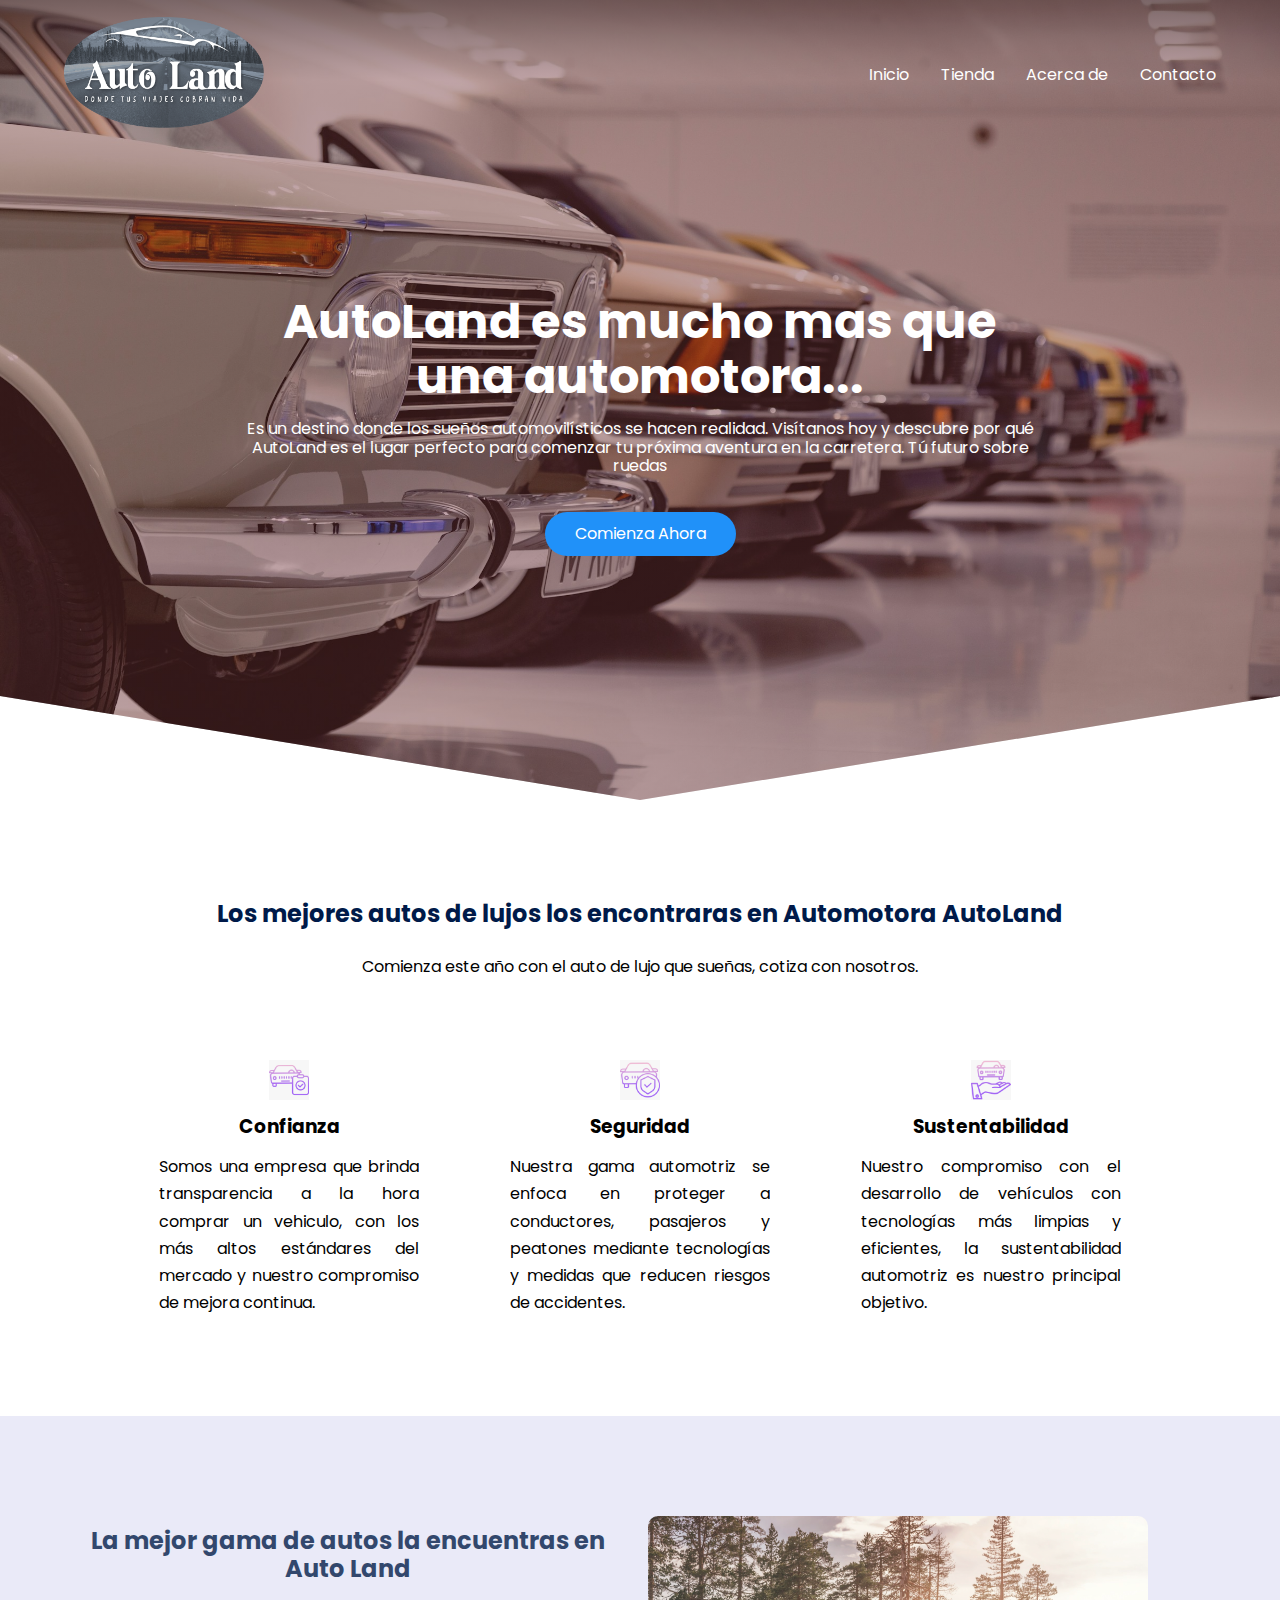
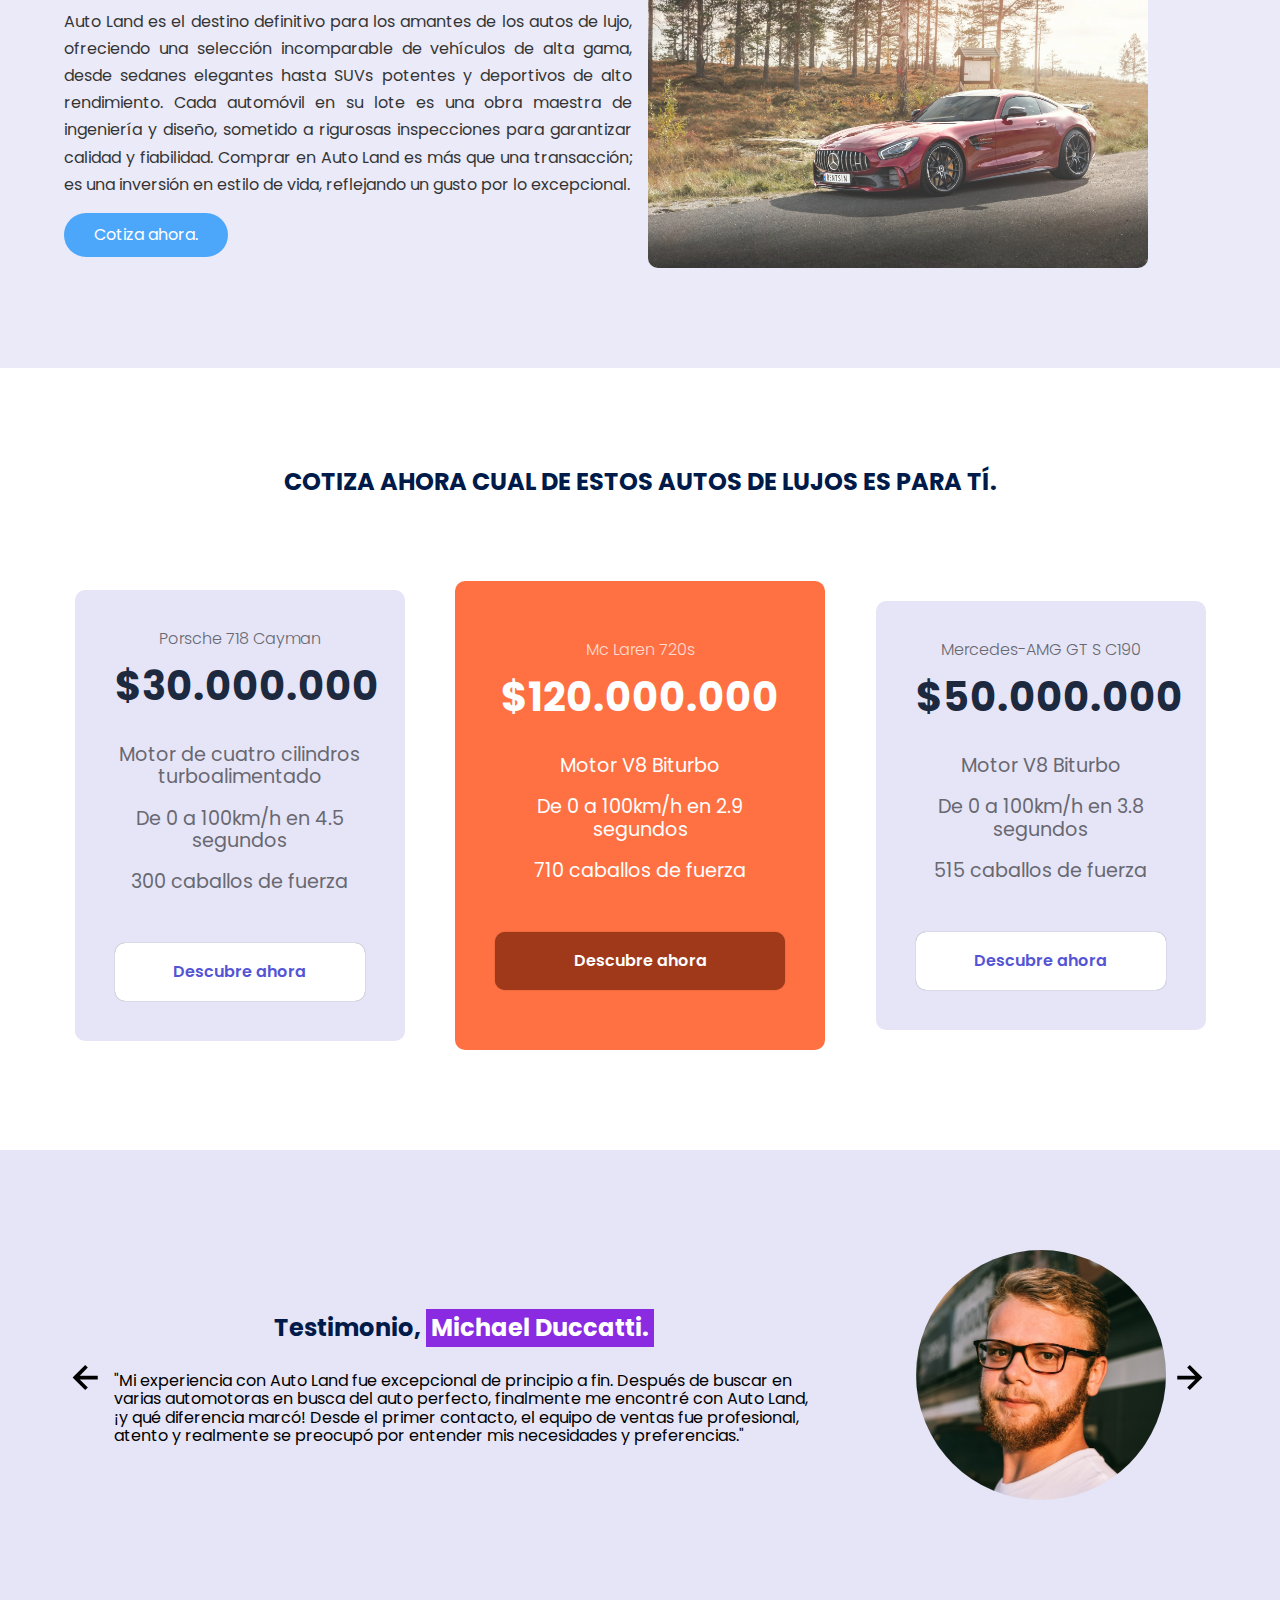
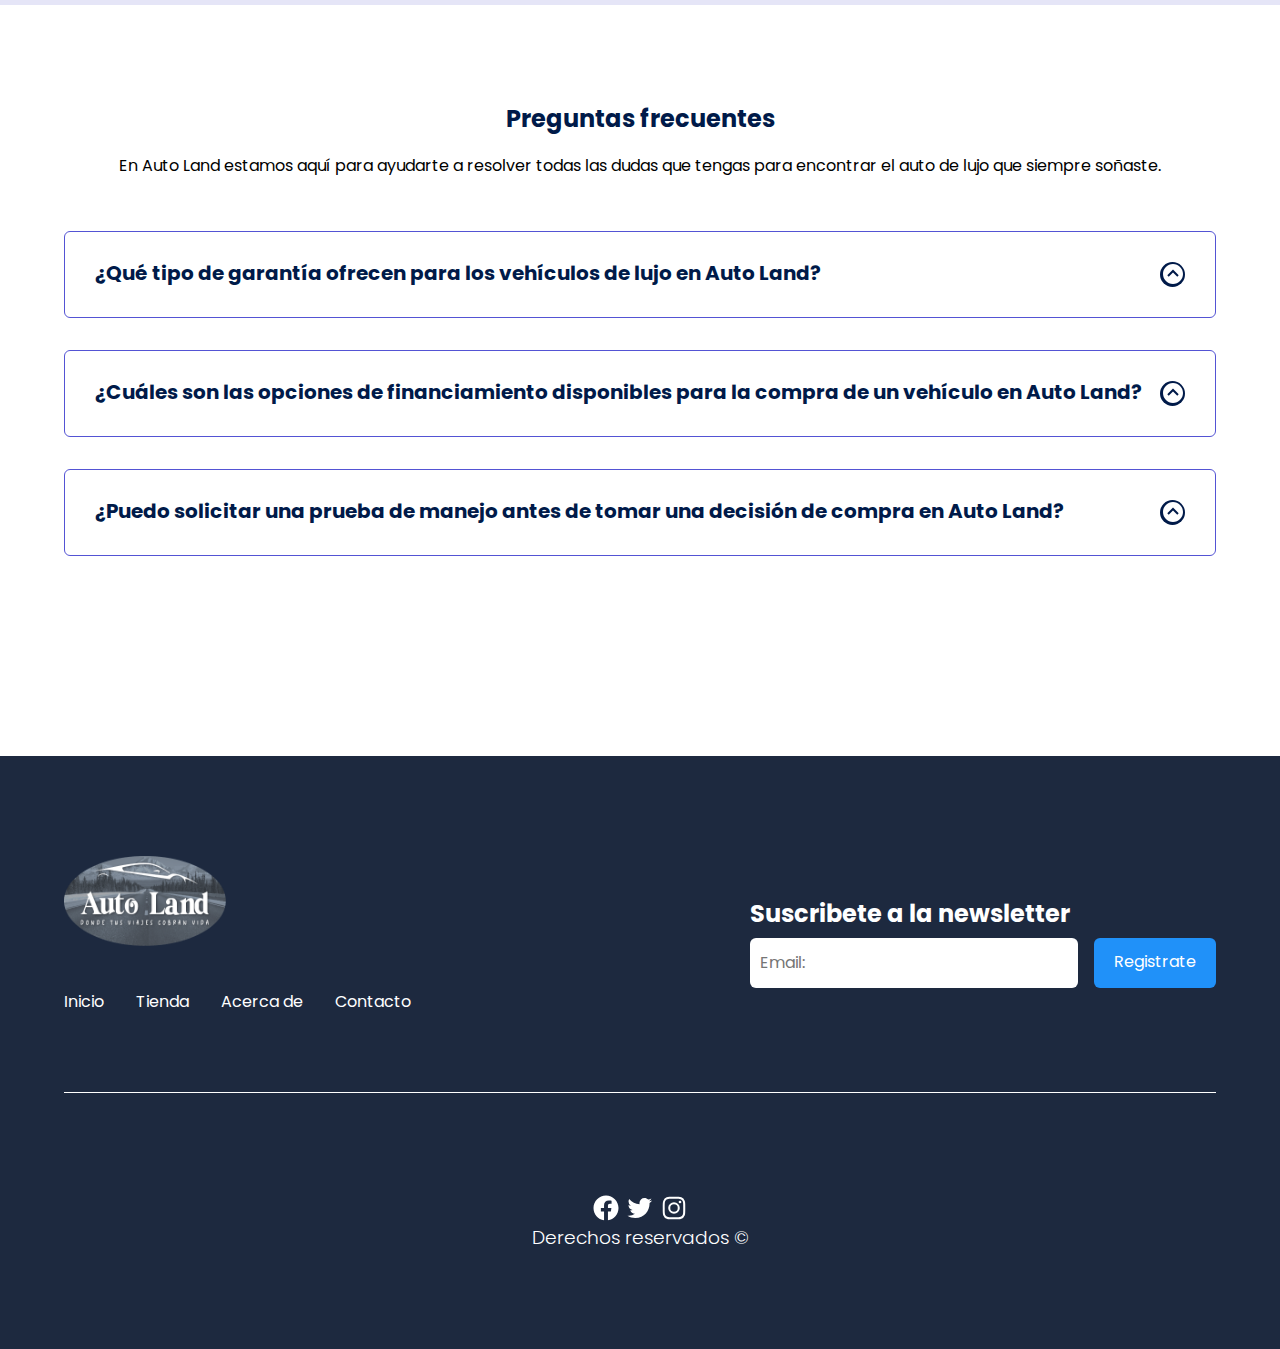
<file: assets/index.html>
<!DOCTYPE html>
<html lang="es">
<head>
    <meta charset="UTF-8">
    <meta name="viewport" content="width=device-width, initial-scale=1.0">
    <title> Auto Land </title>
    <link rel="shortcut icon" href="./img/favicon.png" type="image/x-icon">
    <link rel="stylesheet" href="./css/normalize.css">
    <link rel="stylesheet" href="./css/estilos.css">

    <meta name="theme color" content="#2091f9"">

    <!-- Primary Meta Tags -->
<meta name="title" content="Autos de lujo en automotora Auto Land" />
<meta name="description" content="Descubre la mejor gama de autos de lujo en nuestra automotora Auto Land." />

<!-- Open Graph / Facebook -->
<meta property="og:type" content="website" />
<meta property="og:url" content="https://www.automotorautoland.com" />
<meta property="og:title" content="Autos de lujo en automotora Auto Land" />
<meta property="og:description" content="Descubre la mejor gama de autos de lujo en nuestra automotora Auto Land." />
<meta property="og:image" content="https://metatags.io/images/meta-tags.png" />

<!-- Twitter -->
<meta property="twitter:card" content="summary_large_image" />
<meta property="twitter:url" content="https://www.automotorautoland.com" />
<meta property="twitter:title" content="Autos de lujo en automotora Auto Land" />
<meta property="twitter:description" content="Descubre la mejor gama de autos de lujo en nuestra automotora Auto Land." />
<meta property="twitter:image" content="https://metatags.io/images/meta-tags.png" />

<!-- Meta Tags Generated with https://metatags.io -->
</head>
<body>
    <header class="hero">
        <nav class="nav container">
            <div class="nav__logo">
                <img class="img" src="./img/logo.png" alt="logo">
            </div>
           
           
            <ul class="nav__link nav__link--menu">
                <li class="nav__items">
                   <a href="index.html" class="nav__links">Inicio</a>
                </li>
                <li class="nav__items">
                   <a href="tienda.html" class="nav__links">Tienda</a>
                 </li>
                 <li class="nav__items">
                   <a href="acercade.html" class="nav__links">Acerca de</a>
                 </li>
                 <li class="nav__items">
                   <a href="contacto.html" class="nav__links">Contacto</a>
                 </li>
               
                 <img src="./img/close.svg" class="nav__close" alt="close">
             </ul>

             <div class="nav__menu">
                 <img src="./img/menu.svg" class="nav__img" alt="menu">
             </div>
            </nav>

            <section class="hero__container container">
                  <h1 class="hero__title">AutoLand es mucho mas que una automotora...</h1>
                  <p class="hero__paragraph">Es un destino donde los sueños automovilísticos se hacen realidad. Visítanos hoy y descubre por qué AutoLand es el lugar perfecto para comenzar tu próxima aventura en la carretera. Tú futuro sobre ruedas</p>
                  <a href="tienda.html" class="cta">Comienza Ahora</a>

            </section>
           </header>

    <main>
        <section class="container about">
            <h2 class="subtitle">Los mejores autos de lujos los encontraras en Automotora AutoLand</h2>
                <p class="about__paragraph">Comienza este año con el auto de lujo que sueñas, cotiza con nosotros.</p>

            <div class="about__main">
            <article class="about__icons">
                <img src="./img/Confianza.jpeg" class="about__icon"  alt="icono">
                <h3 class="about__title">Confianza</h3>
                <p class="about__paragraph">Somos una empresa que brinda transparencia a la hora comprar un vehiculo, con los más altos estándares del mercado y nuestro compromiso de mejora continua.</p>
            </article>
            <article class="about__icons">
                <img src="./img/Seguridad.jpeg" class="about__icon"  alt="icono">
                <h3 class="about__title">Seguridad</h3>
                <p class="about__paragraph">Nuestra gama automotriz se enfoca en proteger a conductores, pasajeros y peatones mediante tecnologías y medidas que reducen riesgos de accidentes.</p>
            </article>
            <article class="about__icons">
                <img src="./img/Sustentabilidad.jpeg" class="about__icon"  alt="icono">
                <h3 class="about__title">Sustentabilidad</h3>
                <p class="about__paragraph">Nuestro compromiso con el desarrollo de vehículos con tecnologías más limpias y eficientes, la sustentabilidad automotriz es nuestro principal objetivo.</p>
            </article>
            </div>    
        </section>

        <section class="knowledge">
            <div class="knowledge__container container">
            <div class="knowledge__texts">
                <h2 class="subtitle">La mejor gama de autos la encuentras en Auto Land</h2>
                <p class="knowledge__paragraph">Auto Land es el destino definitivo para los amantes de los autos de lujo, ofreciendo una selección incomparable de vehículos de alta gama, desde sedanes elegantes hasta SUVs potentes y deportivos de alto rendimiento. Cada automóvil en su lote es una obra maestra de ingeniería y diseño, sometido a rigurosas inspecciones para garantizar calidad y fiabilidad. Comprar en Auto Land es más que una transacción; es una inversión en estilo de vida, reflejando un gusto por lo excepcional.</p>
                <a href="#" class="cta">Cotiza ahora.</a>
                </div>
            <figure class="knowledge__picture">
                <img src="./img/Mercedes-AMG GT S C190.jpg" class="knowledge__img" alt="auto">
            </figure>
            </div>
        </section>


        <section class="price container">
            <h2 class="subtitle">COTIZA AHORA CUAL DE ESTOS AUTOS DE LUJOS ES PARA TÍ.</h2>

            <div class="price__table">
                <div class="price__element"> 
                    <p class="price__name">Porsche 718 Cayman</p>
                    <h3 class="price__price">$30.000.000</h3>

                    <div class="price__items">
                    <p class="price__features">Motor de cuatro cilindros turboalimentado</p>
                    <p class="price__features">De 0 a 100km/h en 4.5 segundos</p>
                    <p class="price__features">300 caballos de fuerza</p>
                    </div>

                <a href="#" class="price__cta">Descubre ahora</a>
              </div>

              <div class="price__element price__element--best"> 
                <p class="price__name">Mc Laren 720s</p>
                <h3 class="price__price">$120.000.000</h3>

                <div class="price__items">
                <p class="price__features">Motor V8 Biturbo</p>
                <p class="price__features">De 0 a 100km/h en 2.9 segundos</p>
                <p class="price__features">710 caballos de fuerza</p>
                </div>

            <a href="#" class="price__cta">Descubre ahora</a>
          </div>

          <div class="price__element"> 
            <p class="price__name">Mercedes-AMG GT S C190</p>
            <h3 class="price__price">$50.000.000</h3>

            <div class="price__items">
            <p class="price__features">Motor V8 Biturbo</p>
            <p class="price__features">De 0 a 100km/h en 3.8 segundos</p>
            <p class="price__features">515 caballos de fuerza</p>
            </div>

        <a href="#" class="price__cta">Descubre ahora</a>
      </div>

    </div>
</section>


<section class="testimony">
 <div class="testimony__container container">
    <img src="./img/leftarrow.svg" class="testimony__arrow" id="before">
    <section class="testimony__body testimony__body--show" data-id="1">
       <div class="testimony__texts">
        <h2 class="subtitle">Testimonio, <span class="testimony__course">Michael Duccatti.</span> </h2> 
        <p class="testimony__review"> "Mi experiencia con Auto Land fue excepcional de principio a fin. Después de buscar en varias automotoras en busca del auto perfecto, finalmente me encontré con Auto Land, ¡y qué diferencia marcó! Desde el primer contacto, el equipo de ventas fue profesional, atento y realmente se preocupó por entender mis necesidades y preferencias."</p>
       </div>
       <figure class="testimony__picture">
        <img src="./img/face1.jpg" class="testimony__img" alt="imagen1">
       </figure>
    </section>

    <section class="testimony__body" data-id="2">
        <div class="testimony__texts">
         <h2 class="subtitle">Testimonio, <span class="testimony__course"> Isabella Baltazar.</span> </h2> 
         <p class="testimony__review"> "Recomiendo encarecidamente Auto Land a cualquiera que esté buscando un excelente servicio al cliente y una experiencia de compra de automóviles sin complicaciones. Gracias, Auto Land, por hacer que este proceso sea tan placentero y por ayudarme a encontrar mi auto ideal."</p>
        </div>
        <figure class="testimony__picture">
         <img src="./img/face2.jpg" class="testimony__img" alt="imagen2">
        </figure>
     </section>

     <section class="testimony__body" data-id="3">
        <div class="testimony__texts">
         <h2 class="subtitle">Testimonio, <span class="testimony__course">Jason Crawford.</span></h2> 
         <p class="testimony__review"> "Lo que realmente hizo que mi experiencia en Auto Land fuera inolvidable fue el seguimiento posterior a la venta. El equipo se aseguró de que estuviera completamente satisfecho con mi compra, respondiendo a todas mis preguntas y asegurándose de que me sintiera cómodo y confiado al salir con mi nuevo auto."</p>
        </div>
        <figure class="testimony__picture">
         <img src="./img/face3.jpg" class="testimony__img" alt="imagen3">
        </figure>
     </section>
    <img src="./img/rightarrow.svg" class="testimony__arrow" id="next">
 </div>
</section>

<section class="questions container">
    <h2 class="subtitle">Preguntas frecuentes</h2>
    <p class="questions__paragraph">En Auto Land estamos aquí para ayudarte a resolver todas las dudas que tengas para encontrar el auto de lujo que siempre soñaste.</p>
    
    <section class="questions__container">
        <article class="questions__padding">
            <div class="questions__answer">
                <h3 class="questions__title">¿Qué tipo de garantía ofrecen para los vehículos de lujo en Auto Land?
                    <span class="questions__arrow">
                        <img src="./img/arrow.svg" class="questions" alt="txtdesplegable">
                    </span>
                </h3>

                <p class="questions__show">Todos nuestros autos de lujo pasan por rigurosas inspecciones y pruebas para garantizar su calidad y confiabilidad. Además, ofrecemos una garantía extendida que cubre diversos componentes del vehículo, brindándote tranquilidad y respaldo en tu compra.</p>
            </div>
        </article>

        <article class="questions__padding">
            <div class="questions__answer">
                <h3 class="questions__title">¿Cuáles son las opciones de financiamiento disponibles para la compra de un vehículo en Auto Land?
                    <span class="questions__arrow">
                        <img src="./img/arrow.svg" class="questions" alt="txtdesplegable">
                    </span>
                </h3>

                <p class="questions__show">En Autoland ofrecemos varias opciones de financiamiento para adaptarnos a tus necesidades. Trabajamos con diferentes entidades financieras para brindarte opciones competitivas y flexibles que te ayuden a obtener el vehículo que deseas con cuotas accesibles.</p>
            </div>
        </article>

        <article class="questions__padding">
            <div class="questions__answer">
                <h3 class="questions__title">¿Puedo solicitar una prueba de manejo antes de tomar una decisión de compra en Auto Land?
                    <span class="questions__arrow">
                        <img src="./img/arrow.svg" class="questions" alt="txtdesplegable">
                    </span>
                </h3>

                <p class="questions__show"> Sí, por supuesto. En Autoland entendemos la importancia de probar un vehículo antes de tomar una decisión de compra. Por eso, te invitamos a programar una prueba de manejo para que puedas experimentar por ti mismo todas las características y el rendimiento del vehículo que te interesa. ¡Estamos aquí para ayudarte a encontrar el auto perfecto para ti!</p>
            </div>
        </article>
    </section>
</section>
    </main>

    <footer class="footer">
        <section class="footer__container container">
            <nav class="nav nav--footer">
              <h2 class="footer__title"><img src="./img/logo.png" class="logo__img" alt="logoautoland"><p></p></h2>

              <ul class="nav__link nav__link--footer">
                <li class="nav__items">
                    <a href="index.html" class="nav__links">Inicio</a>
                 </li>
                 <li class="nav__items">
                    <a href="tienda.html" class="nav__links">Tienda</a>
                  </li>
                  <li class="nav__items">
                    <a href="acercade.html" class="nav__links">Acerca de</a>
                  </li>
                  <li class="nav__items">
                    <a href="contacto.html" class="nav__links">Contacto</a>
                  </li>
              </ul>
            </nav>
            
            <form class="footer__form" action="https://formspree.io/f/xrgnnbop"
            method="POST">
                <h2 class="footer__newsletter">Suscribete a la newsletter</h2>
                <div class="footer__inputs">
                    <input type="email" placeholder="Email: " class="footer__input" name="email">
                    <input type="submit" value="Registrate" class="footer__submit">
                </div>
            </form>
        </section>

        <section class="footer_copy container">
            <div class="footer__social">
                <a href="#" class="footer__icons"><img src="./img/fecebook.svg" class="footer__img"></a>
                <a href="#" class="footer__icons"><img src="./img/twitter.svg" class="footer__img"></a>
                <a href="#" class="footer__icons"><img src="./img/instagram.svg" class="footer__img"></a>
            </div>

            <h3 class="footer__copyright">Derechos reservados &copy;</h3>
        </section>
    </footer>


    <script src="./js/slider.js"></script>
    <script src="./js/questions.js"></script>
    <script src="./js/menu.js"></script>
</body>
</html>
</file>
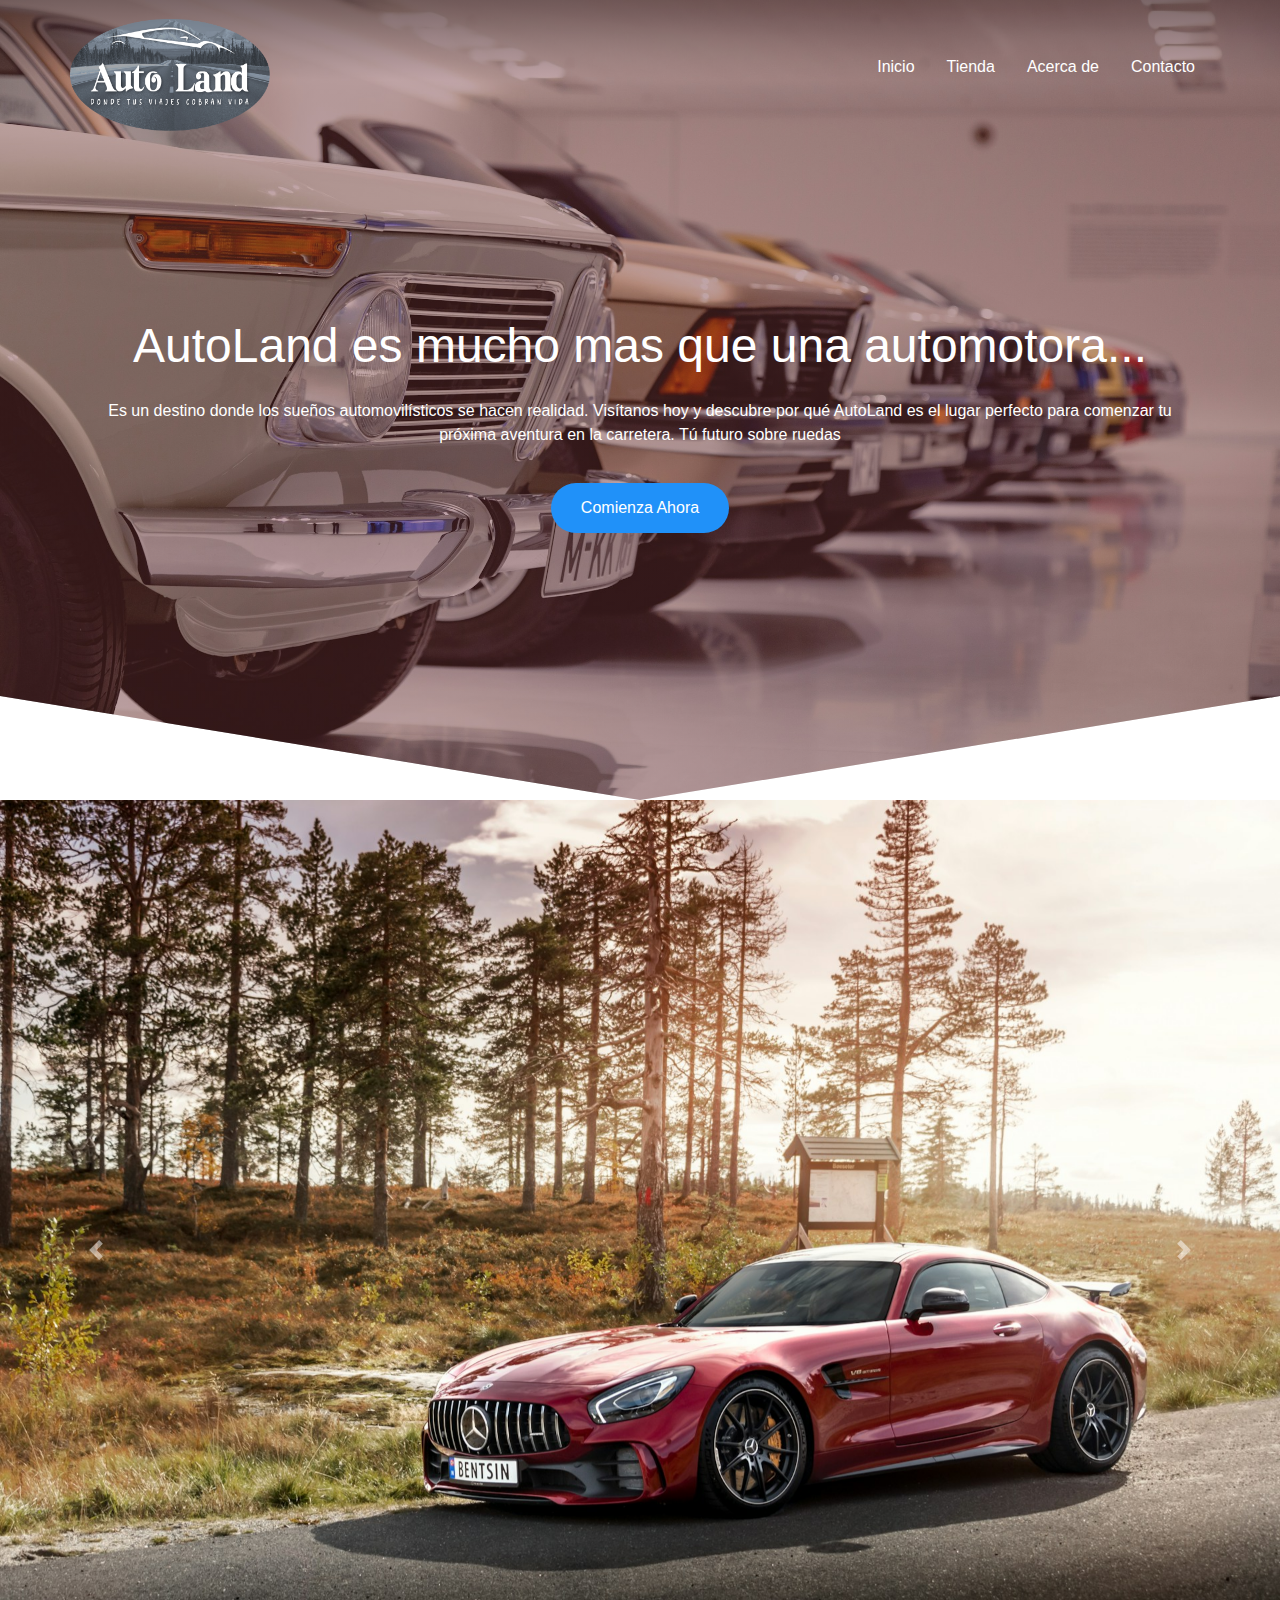
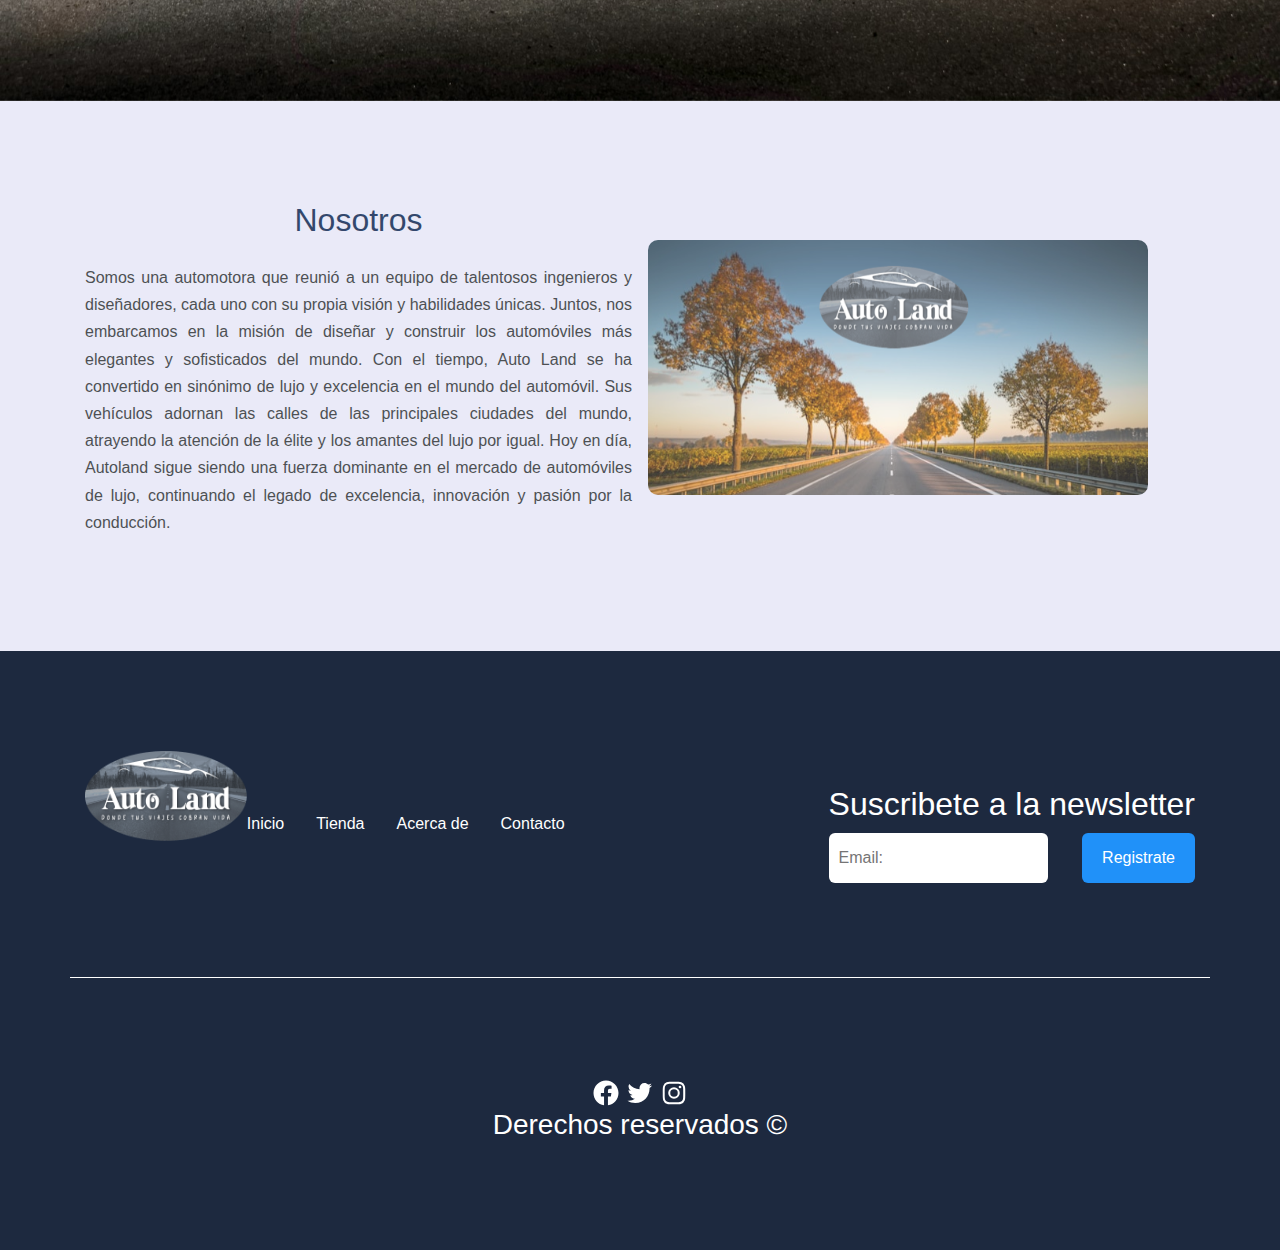
<file: assets/acercade.html>
<!DOCTYPE html>
<html lang="es">
<head>
    <meta charset="UTF-8">
    <meta name="viewport" content="width=device-width, initial-scale=1.0">
    <title> Auto Land </title>
    <link rel="shortcut icon" href="./img/favicon.png" type="image/x-icon">
    <link rel="stylesheet" href="./css/normalize.css">
    <link rel="stylesheet" href="./css/estilos.css">
    <link rel="stylesheet" href="https://maxcdn.bootstrapcdn.com/bootstrap/4.5.2/css/bootstrap.min.css">

    <meta name="theme color" content="#2091f9"">

    <!-- Primary Meta Tags -->
<meta name="title" content="Autos de lujo en automotora Auto Land" />
<meta name="description" content="Descubre la mejor gama de autos de lujo en nuestra automotora Auto Land." />

<!-- Open Graph / Facebook -->
<meta property="og:type" content="website" />
<meta property="og:url" content="https://www.automotorautoland.com" />
<meta property="og:title" content="Autos de lujo en automotora Auto Land" />
<meta property="og:description" content="Descubre la mejor gama de autos de lujo en nuestra automotora Auto Land." />
<meta property="og:image" content="https://metatags.io/images/meta-tags.png" />

<!-- Twitter -->
<meta property="twitter:card" content="summary_large_image" />
<meta property="twitter:url" content="https://www.automotorautoland.com" />
<meta property="twitter:title" content="Autos de lujo en automotora Auto Land" />
<meta property="twitter:description" content="Descubre la mejor gama de autos de lujo en nuestra automotora Auto Land." />
<meta property="twitter:image" content="https://metatags.io/images/meta-tags.png" />

<!-- Meta Tags Generated with https://metatags.io -->
</head>
<body>
  <header class="hero">
    <nav class="nav container">
        <div class="nav__logo">
            <img class="img" src="./img/logo.png" alt="logo">
        </div>
       
       
        <ul class="nav__link nav__link--menu">
            <li class="nav__items">
               <a href="index.html" class="nav__links">Inicio</a>
            </li>
            <li class="nav__items">
               <a href="tienda.html" class="nav__links">Tienda</a>
             </li>
             <li class="nav__items">
               <a href="acercade.html" class="nav__links">Acerca de</a>
             </li>
             <li class="nav__items">
               <a href="contacto.html" class="nav__links">Contacto</a>
             </li>
           
             <img src="./img/close.svg" class="nav__close" alt="close">
         </ul>

         <div class="nav__menu">
             <img src="./img/menu.svg" class="nav__img" alt="menu">
         </div>
        </nav>

        <section class="hero__container container">
              <h1 class="hero__title">AutoLand es mucho mas que una automotora...</h1>
              <p class="hero__paragraph">Es un destino donde los sueños automovilísticos se hacen realidad. Visítanos hoy y descubre por qué AutoLand es el lugar perfecto para comenzar tu próxima aventura en la carretera. Tú futuro sobre ruedas</p>
              <a href="tienda.html" class="cta">Comienza Ahora</a>

        </section>
       </header>
                    <div id="carouselExampleControls" class="carousel slide" data-ride="carousel">
                        <div class="carousel-inner">
                          <div class="carousel-item active">
                            <img class="d-block w-100" src="./img/Mercedes-AMG GT S C190.jpg" alt="First slide">
                          </div>
                          <div class="carousel-item">
                            <img class="d-block w-100" src="./img/computer.jpg" alt="Second slide">
                          </div>
                          <div class="carousel-item">
                            <img class="d-block w-100" src="./img/Mc Laren.jpg" alt="Third slide">
                          </div>
                        </div>
                        <a class="carousel-control-prev" href="#carouselExampleControls" role="button" data-slide="prev">
                          <span class="carousel-control-prev-icon" aria-hidden="true"></span>
                          <span class="sr-only">Previous</span>
                        </a>
                        <a class="carousel-control-next" href="#carouselExampleControls" role="button" data-slide="next">
                          <span class="carousel-control-next-icon" aria-hidden="true"></span>
                          <span class="sr-only">Next</span>
                        </a>
                      </div>

                </div>
              </div>      
              </section>

      
    
    
      

        <section class="knowledge">
            <div class="knowledge__container container">
            <div class="knowledge__texts">
                <h2 class="subtitle">Nosotros</h2>
                <p class="knowledge__paragraph">Somos una automotora que reunió a un equipo de talentosos ingenieros y diseñadores, cada uno con su propia visión y habilidades únicas. Juntos, nos embarcamos en la misión de diseñar y construir los automóviles más elegantes y sofisticados del mundo.
                    Con el tiempo, Auto Land se ha convertido en sinónimo de lujo y excelencia en el mundo del automóvil. Sus vehículos adornan las calles de las principales ciudades del mundo, atrayendo la atención de la élite y los amantes del lujo por igual.
                    Hoy en día, Autoland sigue siendo una fuerza dominante en el mercado de automóviles de lujo, continuando el legado de excelencia, innovación y pasión por la conducción.</p>
                </div>
            <figure class="knowledge__picture">
                <img src="./img/Imagenautoland.png" class="knowledge__img" alt="auto">
            </figure>
            </div>
        </section>


        <footer class="footer">
          <section class="footer__container container">
              <nav class="nav nav--footer">
                <h2 class="footer__title"><img src="./img/logo.png" class="logo__img" alt="logoautoland"><p></p></h2>
  
                <ul class="nav__link nav__link--footer">
                  <li class="nav__items">
                      <a href="index.html" class="nav__links">Inicio</a>
                   </li>
                   <li class="nav__items">
                      <a href="tienda.html" class="nav__links">Tienda</a>
                    </li>
                    <li class="nav__items">
                      <a href="acercade.html" class="nav__links">Acerca de</a>
                    </li>
                    <li class="nav__items">
                      <a href="contacto.html" class="nav__links">Contacto</a>
                    </li>
                </ul>
              </nav>
              
              <form class="footer__form" action="https://formspree.io/f/xrgnnbop"
              method="POST">
                  <h2 class="footer__newsletter">Suscribete a la newsletter</h2>
                  <div class="footer__inputs">
                      <input type="email" placeholder="Email: " class="footer__input" name="email">
                      <input type="submit" value="Registrate" class="footer__submit">
                  </div>
              </form>
          </section>
  
          <section class="footer_copy container">
              <div class="footer__social">
                  <a href="#" class="footer__icons"><img src="./img/fecebook.svg" class="footer__img"></a>
                  <a href="#" class="footer__icons"><img src="./img/twitter.svg" class="footer__img"></a>
                  <a href="#" class="footer__icons"><img src="./img/instagram.svg" class="footer__img"></a>
              </div>
  
              <h3 class="footer__copyright">Derechos reservados &copy;</h3>
          </section>
      </footer>


    <script src="./js/slider.js"></script>
    <script src="./js/questions.js"></script>
    <script src="./js/menu.js"></script>
    <script src="https://ajax.googleapis.com/ajax/libs/jquery/3.5.1/jquery.min.js"></script>
    <script src="https://cdnjs.cloudflare.com/ajax/libs/popper.js/1.16.0/umd/popper.min.js"></script>
    <script src="https://maxcdn.bootstrapcdn.com/bootstrap/4.5.2/js/bootstrap.min.js"></script>
</body>
</html>
</file>
<file: assets/css/estilos.css>
@import url('https://fonts.googleapis.com/css2?family=Poppins:wght@300;400;600;700&display=swap');

:root{
  --padding-container: 100px 0;
  --color-title: #001A49;
}

body{
     font-family: 'poppins' , sans-serif;

}

.logo__img{
   height: 90px;
   width: auto;
}

.container{
    width: 90%;
    max-width: 1200px;
    margin: 0 auto;
    overflow: hidden;
    padding: var(--padding-container);
}

.hero{
    width: 100%;
    height: 100vh;
    min-height: 600px;
    max-height: 800px;
    position: relative;
    display: grid;
    grid-template-rows: 150px 1fr;
    color: #fff;
}


.hero::before{
    content: "";
    position: absolute;
    top: 0;
    left: 0;
    width: 100%;
    height: 100%;
    background-image: linear-gradient(180deg, #452727ab 0%, #7b323260 10%), url('../img/fondo.jpg');
    background-size: cover;
    clip-path: polygon(0 0, 100% 0, 100% 87%, 50% 100%, 0 87%);
    z-index: -1;
}

.contacto{
    
    background-image: linear-gradient(180deg, #452727ab 0%, #7b323260 10%);
    
    
}

.contacto__cto{
    display: auto;
    width: 100%;
    height: 100%;

 
}

.nav{
   --padding-container:0;
   height: 100%;
   display: flex;
   align-items: center;
}

.nav__title{
    font-weight: 300;
}

.nav__items{
    list-style: none;
}

.nav__link{
    margin-left: auto;
    padding: 0;
    display: grid;
    grid-auto-flow: column;
    grid-auto-columns: max-content;
    gap: 2em;
}

.nav__links{
    color: #fff;
    text-decoration: none;
}

.nav__menu{
    margin-left: auto;
    cursor: pointer;
    display: none;
}


.nav__img{
    display: block;
    width: 30px;
}

.nav__close{
    display: var(--show, none);
}

.hero__container{
    max-width: 800px;
    --padding-container: 0;
    display: grid;
    grid-auto-rows: max-content;
    align-content: center;
    gap: 1em;
    padding-bottom: 100px;
    text-align: center;
}

.hero__title{
     font-size: 3rem;
     text-align: center;
}

.hero__paragraph{
    margin-bottom: 20px;
    text-align: center;
}

.cta{
    display: inline-block;
    background-color: #2091f9;
    justify-self: center ;
    color: #fff;
    text-decoration: none;
    padding: 13px 30px;
    border-radius: 32px;
}

.img{
    width: 200px;
}

.about{
    text-align: center;
}

.subtitle{
    color: var(--color-title);
    font-size: 2 rem;
    margin-bottom: 25px;
    text-align: center;
}

.about__paragraph{
    line-height: 1.7;
}

.about__main{
    text-align: justify;
    padding-top: 80px;
    display: grid;
    width: 90%;
    margin: 0 auto;
    gap: 1em;
    overflow: hidden;
    grid-template-columns: repeat(auto-fit, minmax(260px, auto));
}

.about__icons{
     display: grid;
     gap: 1em;
     justify-items: center;
     width: 260px;
     overflow: hidden;
     margin: 0 auto;
}

.about__icon{
    width: 40px;
}

.knowledge{
    background-color: #e5e5f7;
    opacity: 0.8;
    background-image:  radial-gradient(#444cf7 0.5px, transparent 0.5px), radial-gradient(#444cf7 0.5px, #e5e5f7 0.5px);
    background-size: 20px 20px;
    background-position: 0 0,10px 10px;
    overflow: hidden;
}

.knowledge__container{
    display: grid;
    grid-template-columns: 1fr 1fr;
    gap: 1em;
    align-items: center;
}

.knowledge__picture{
    max-width: 500px;

}

.knowledge__paragraph{
    line-height: 1.7;
    margin-bottom: 15px;
    text-align: justify;
}

.knowledge__img{
    width: 100%;
    display: block;
    border-radius:10px;
}

.price{
    text-align: justify;
}

.price__table{
    padding-top: 60px;
    display: flex;
    flex-wrap: wrap;
    gap: 2.5em;
    justify-content: space-evenly;
    align-items: center;
}

.price__element{
    background-color: #e5e5f7;
    text-align: center;
    border-radius: 10px;
    width: 330px;
    padding: 40px;
    --color-plan: #696871;
    --color-price: #1d293f;
    --bg-cta: #fff;
    --color-cta: #5454d4;
    --color-items: #696871;
}

.price__element--best{
     width: 370px;
     padding: 60px 40px;
     background-color: #ff7143;
     --color-plan: rgb(255 255 255 / 75%);
     --color-price: #fff;
     --bg-cta: #9f3919;
     --color-cta: #fff;
     --color-items: #fff;
}

.price__name{
    color: var(--color-plan);
    margin-bottom: 15px;
    font-weight: 300;
}

.price__price{
    font-size: 2.5rem;
    color: var(--color-price);
}

.price__items{
    margin-top: 35px;
    display: grid;
    gap: 1em;
    font-size: 1.2rem;
    margin-bottom: 50px;
    color: var(--color-items);
}

.price__cta{
    display: block;
    padding: 20px 0;
    border-radius: 10px;
    text-decoration: none;
    background-color: var(--bg-cta);
    font-weight: 600;
    color: var(--color-cta);
    box-shadow: 0 0 1px rgba(0, 0, 0, .5);
}


.testimony{
    background-color: #e5e5f7;
}

.testimony__container{
    display: grid;
    grid-template-columns: 50px 1fr 50px;
    gap: 1 em;
    align-items: center;
}

.testimony__body{
    display: grid;
    grid-template-columns: 1fr max-content;
    justify-content: space-between;
    align-items: center;
    gap: 2em;
    grid-column: 2/3;
    grid-row: 1/2;
    opacity: 0;
    pointer-events: none;
}

.testimony__body--show{
     pointer-events: unset;
     opacity: 1;
     transition: opacity 1.5s ease-in-out;
}

.testimony__img{
    width: 250px;
    height: 250px;
    border-radius: 50%;
    object-fit: cover;
    object-position: 50% 30%;
}

.testimony__texts{
    max-width: 700px;
}

.testimony__course{
    background-color: blueviolet;
    color: #fff;
    display: inline-block;
    padding: 5px;
}

.testimony__arrow{
    width: 90%;
    cursor: pointer;
}


.questions__container{
    display: grid;
    gap: 2em;
    padding-top: 55px;
    padding-bottom: 100px;
}

.questions__padding{
    padding: 0;
    transition: padding .2s;
    border: 1px solid #5454d4;
    border-radius: 6px;
}

.questions__padding--add{
    padding-bottom: 30px;
}

.questions__answer{
    padding: 0px 30px 0px;
    overflow: hidden;
}
.questions__paragraph{
    text-align: center;
}

.questions__title{
    text-align: left;
    display: flex;
    font-size: 20px;
    padding: 30px 0 30px;
    cursor: pointer;
    color: var(--color-title);
    justify-content: space-between;
}

.questions__arrow{
    border-radius: 50%;
    background-color: var(--color-title);
    width: 25px;
    height: 25px;
    display: flex;
    justify-content: center;
    align-items: center;
    align-self: flex-end;
    margin-left: 10px;
    transition: transform .3s;
}

.questions__arrow--rotate{
    transform: rotate(180deg);
}

.questions__show{
    text-align: left;
    height: 0;
    transition: height .3s;
}

.questions__img{
    display: block;
}

.questions__copy{
    width: 60%;
    margin: auto;
    margin-bottom: 30px;
}

.footer{
    background-color: #1d293f;
}

.footer__title{
    font-weight: 300;
    font-size: 2rem;
    margin-bottom: 40px;
}

.footer__title, .footer__newsletter{
     color:#fff;

}

.footer__container{
    display: flex;
    justify-content: space-between;
    align-items: center;
    border-bottom: 1px solid #fff;
    padding-bottom: 60px;
}

.nav--footer{
    padding-bottom: 20px;
    display: grid;
    gap: 1 em;
    grid-auto-flow: row;
    height: 100%;
}

.nav__link--footer{
    display: flex;
    margin: 0;
    margin-right: 20px;
    flex-wrap: wrap;
}

.footer__inputs{
    margin-top: 10px;
    display: flex;
    overflow: hidden;
}

.footer__input{
    background-color: #fff;
    height: 50px;
    display: block;
    padding-left: 10px;
    border-radius: 6px;
    font-size: 1rem;
    outline: none;
    border: none;
    margin-right: 16px;

}

.footer__submit{
    margin-left: auto;
    display: inline-block;
    height: 50px;
    padding: 0 20px;
    background-color: #2091f9;
    border: none;
    font-size: 1rem;
    color:#fff;
    border-radius: 6px;
    cursor: pointer;
}

.footer__copy{
    --padding-container: 30px 0;
    text-align: center;
    color: #fff;
}

.footer__copyright{
    font-weight: 300;
    text-align: center;
    color: #fff;
}

.footer.__icons{
     margin-bottom: 10px;
}

.footer__img{
     width: 30px;
}

.footer__social{
    text-align: center;
}


@media (max-width:800px){
    .nav__menu{
        display: block;
    }

    .nav__link--menu{
        position: fixed;
        background-color: #000;
        top: 0;
        left: 0;
        height: 100%;
        width: 100%;
        display: flex;
        flex-direction: column;
        justify-content: space-evenly;
        align-items: center;
        z-index: 100;
        opacity: 0;
        pointer-events: none;
        transition: .7s opacity;
    }

    .nav__link--show{
        --show: block;
        opacity: 1;
        pointer-events: unset;
    }

    .nav__close{
        position: absolute;
        top: 30px;
        right: 30px;
        width: 30px;
        cursor: pointer;
    }

    .hero__title{
        font-size: 2.5rem;
    }

    .about__main{
        gap: 2em;
    }

    .about__icons:last-of-type{
        grid-column: 1/-1;
    }


    .knowledge__container{
        grid-template-columns: 1fr;
        grid-template-rows: max-content 1fr;
        gap: 3em;
        text-align: center;
    }

    .knowledge__picture{
        grid-row: 1/2;
        justify-self: center;
    }

    .testimony__container{
        grid-template-columns: 30px 1fr 30px;
    }

    .testimony__body{
        grid-template-columns: 1fr;
        grid-template-rows: max-content max-content;
        gap: 3em;
        justify-items: center;
    }
    .testimony__img{
        width: 200px;
        height: 200px;
    }
   
    .footer__container{
        flex-wrap: wrap;
    }

    .nav--footer{
        width: 100%;
        justify-items: center;
    }

    .nav__link--footer{
        width: 100%;
        justify-content: space-evenly;
        margin: 0;
    }

    .footer__form{
        width: 100%;
        justify-content: space-evenly;
    }

    .footer__input{
        flex: 1;
    }

}

    
@media (max-width:600px){
    .hero__title{
        font-size: 2rem;
    }

    .hero__paragraph{
        font-size: 1rem;
    }

    .subtitle{
        font-size: 1.8rem;
    }

    .price__element{
        width: 90%;
    }

    .price__element--best{
        width: 90%;
    }

    .price__price{
        font-size: 2rem;
    }

    .testimony{
        --padding-container: 60px 0;
    }

    .testimony__container{
        grid-template-columns: 28px 1fr 28px;
        gap: .9em;
    }

    .testimony__arrow{
        width: 100%;
    }

    .testimony__course{
        margin-top: 15px;
    }

    .testimony__title{
        font-size: 1rem;
    }

    .footer__title{
        justify-self: start ;
    }

    .nav__link--footer{
        justify-content: space-between;
    }

    .nav--footer{
        padding-bottom: 60px;
    }

    .footer__inputs{
        flex-wrap: wrap;
    }

    .footer__input{
        flex-basis: 100%;
        margin: 0;
        margin-bottom: 16px;
    }

    .footer__submit{
        margin-right: auto;
        margin-left: 0;
    }
/* Estilos para el contenedor del formulario */
.auth-container {
    display: flex;
    margin: auto;
    align-items: center;
    background: #fff;
    padding: 20px;
    border-radius: 8px;
    box-shadow: 0 2px 10px rgba(0, 0, 0, 0.1);
}

/* Estilos para los elementos del formulario */
.auth-title {
    text-align: center;
    margin-bottom: 20px;
}

.input-box {
    position: relative;
    margin-bottom: 20px;
}

.input-box input {
    width: calc(100% - 30px);
    padding: 10px;
    padding-left: 30px;
}

.input-box i {
    position: absolute;
    left: 10px;
    top: 50%;
    transform: translateY(-50%);
    color: #aaa;
}

.btn {
    width: 100%;
    padding: 10px;
    background-color: #007bff;
    color: #fff;
    border: none;
    border-radius: 5px;
    cursor: pointer;
    font-size: 16px;
}

.btn:hover {
    background-color: #0056b3;
}

.register-link {
    text-align: center;
    margin-top: 10px;
}

.register-link a {
    color: #007bff;
    text-decoration: none;
}

.register-link a:hover {
    text-decoration: underline;
}
}

.carousel__max{

    margin-top: 0;
    position: absolute;
}
</file>
